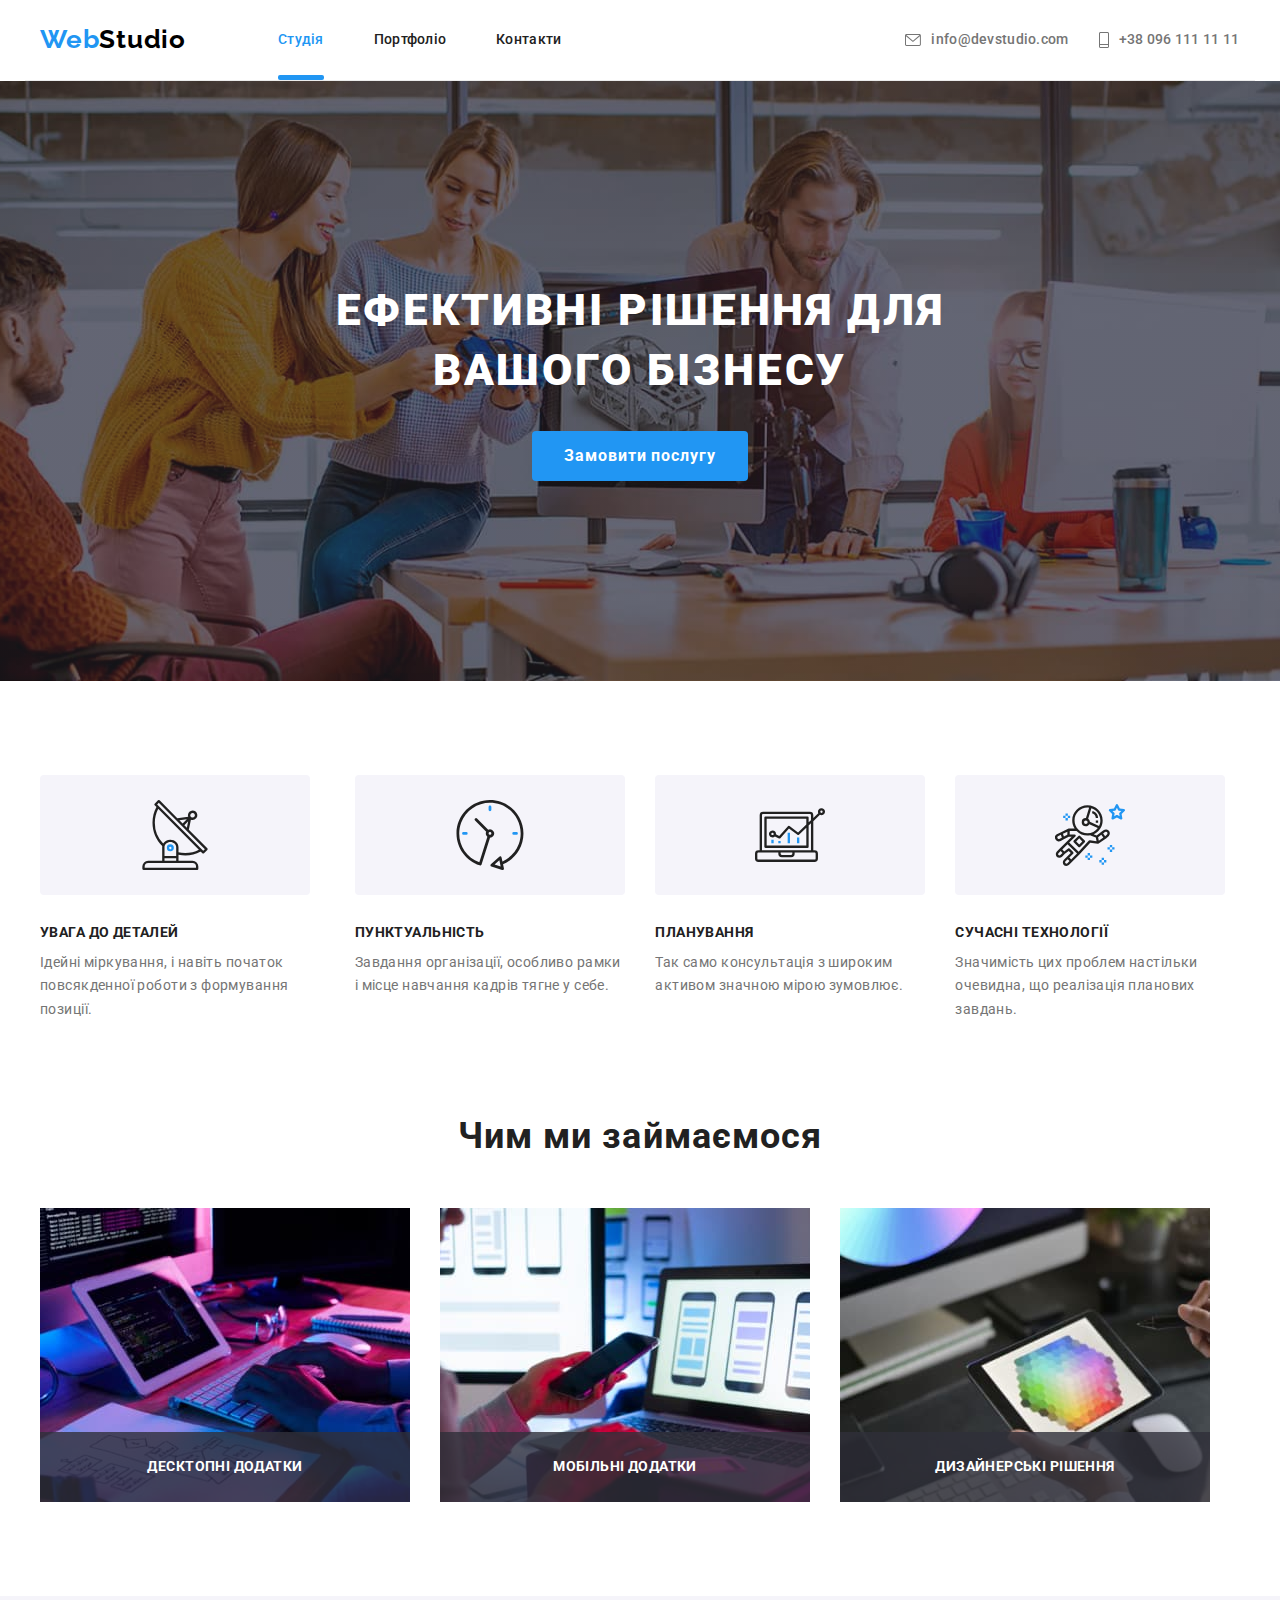
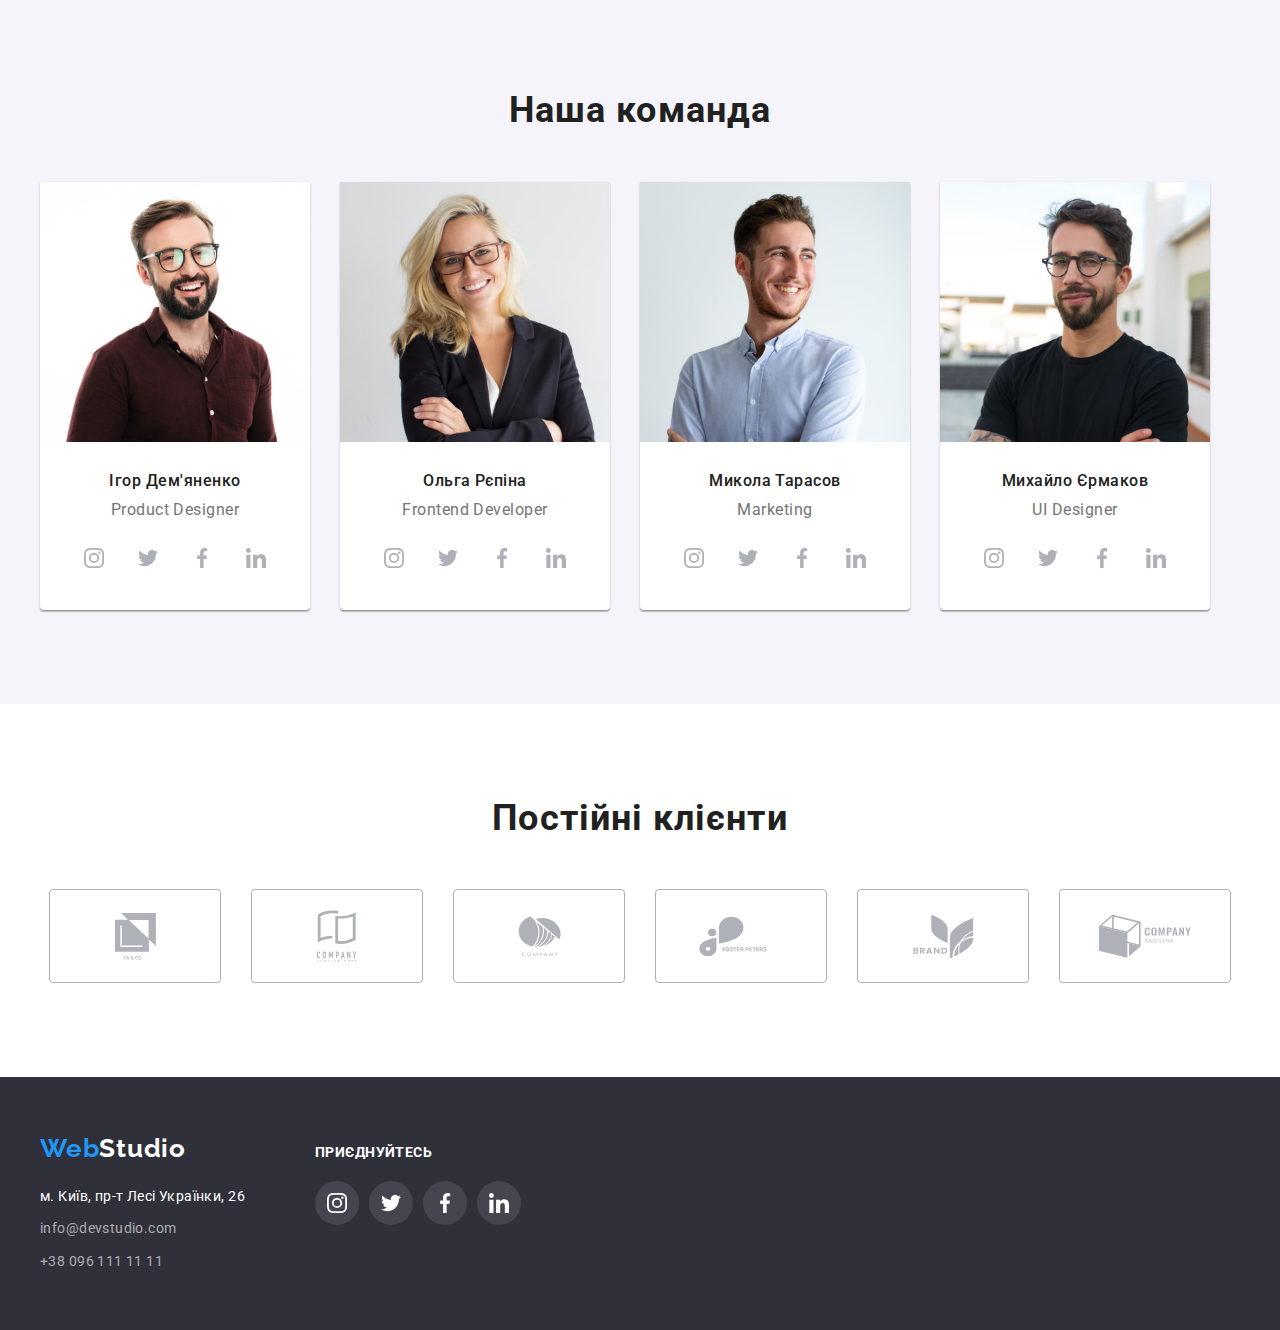
<file: index.html>
<!DOCTYPE html>
<html lang="en">

<head>
    <meta charset="UTF-8">
    <meta http-equiv="X-UA-Compatible" content="IE=edge">
    <meta name="viewport" content="width=device-width, initial-scale=1.0">
    <link rel="preconnect" href="https://fonts.googleapis.com">
    <link rel="preconnect" href="https://fonts.gstatic.com" crossorigin>
    <title>WebStudio</title>
    <link
        href="https://fonts.googleapis.com/css2?family=Raleway:wght@700&family=Roboto:wght@400;500;700;900&display=swap"
        rel="stylesheet">
    <link rel="stylesheet" href="https://cdnjs.cloudflare.com/ajax/libs/modern-normalize/1.1.0/modern-normalize.min.css"
        integrity="sha512-wpPYUAdjBVSE4KJnH1VR1HeZfpl1ub8YT/NKx4PuQ5NmX2tKuGu6U/JRp5y+Y8XG2tV+wKQpNHVUX03MfMFn9Q=="
        crossorigin="anonymous" referrerpolicy="no-referrer" />
    <link rel="stylesheet" href="css/style.css">
</head>

<body>
    <!-- modal -->
    <div class="backdrop is-hidden" data-modal>
        <div class="modal">
            <a href="#" class="modal-close-btn" data-modal-close>
                <svg class="modal-close-icon">
                    <use href="./images/icons.svg#close"></use>
                </svg>
            </a>

        </div>
    </div>
    <!-- Header -->
    <header>
        <div class="container header">
            <a href="#" class="header-logo"><span>Web</span>Studio</a>

            <nav class="nav">
                <ul class="nav__list">
                    <li class="nav__item"><a href="#" class="nav__link">Студія</a></li>
                    <li class="nav__item"><a href="./portfolio.html" class="nav__link">Портфоліо</a></li>
                    <li class="nav__item"><a href="./contacts.html" class="nav__link">Контакти</a></li>
                </ul>
            </nav>

            <ul class="contakts__list">
                <li class="contakts__item">
                    <a class="contakts__link" href="mailto:info@devstudio.com">
                        <svg class="mail-icon">
                            <use href="./images/icons.svg#mail"></use>
                        </svg>
                        info@devstudio.com
                    </a>
                </li>
                <li class="contakts__item">
                    <a class="contakts__link" href="tel:+380961111111">
                        <svg class="phone-icon">
                            <use href="./images/icons.svg#phone"></use>
                        </svg>
                        +38 096 111 11 11
                    </a>
                </li>
            </ul>
        </div>
    </header>

    <!-- Main -->
    <main class="main">
        <section class="hero">
            <div class="hero-container">
                <h1 class="hero__title">Ефективні рішення для вашого бізнесу</h1>
                <button class="hero__btn" type="button" data-modal-open>Замовити послугу</button>
            </div>
        </section>
        <section class="features section">
            <div class="container">
                <!-- Особливості -->
                <!-- <h2 class="features__title">Особливості</h2> -->
                <ul class="features__list">
                    <li class="features__item ">
                        <div class="features__item-bg">
                            <svg class="features-icon">
                                <use href="./images/icons.svg#antenna"></use>
                            </svg>
                        </div>
                        <h3 class="features__item-title">УВАГА ДО ДЕТАЛЕЙ</h3>
                        <p class="features__item-text">Ідейні міркування, і навіть початок повсякденної роботи з
                            формування
                            позиції.</p>
                    </li>
                    <li class="features__item ">
                        <div class="features__item-bg">
                            <svg class="features-icon">
                                <use href="./images/icons.svg#clock"></use>
                            </svg>
                        </div>
                        <h3 class="features__item-title">ПУНКТУАЛЬНІСТЬ</h3>
                        <p class="features__item-text">Завдання організації, особливо рамки і місце навчання кадрів
                            тягне у
                            себе.</p>
                    </li>
                    <li class="features__item ">
                        <div class="features__item-bg">
                            <svg class="features-icon">
                                <use href="./images/icons.svg#diagram"></use>
                            </svg>
                        </div>

                        <h3 class="features__item-title">ПЛАНУВАННЯ</h3>
                        <p class="features__item-text">Так само консультація з широким активом значною мірою зумовлює.
                        </p>
                    </li>
                    <li class="features__item ">
                        <div class="features__item-bg">
                            <svg class="features-icon">
                                <use href="./images/icons.svg#astronaut"></use>
                            </svg>
                        </div>

                        <h3 class="features__item-title">СУЧАСНІ ТЕХНОЛОГІЇ</h3>
                        <p class="features__item-text">Значимість цих проблем настільки очевидна, що реалізація планових
                            завдань.</p>
                    </li>
                </ul>
            </div>
        </section>

        <!-- Чим ми займаємося -->
        <section class="we-working section">
            <div class="container">
                <h2 class="we-working__title">Чим ми займаємося</h2>
                <ul class="we-working__list">
                    <li class="we-working__item">
                        <div class="we-working-thumb">
                            <img class="we-working__item-img" src="images/img_1.jpg"
                                alt="Працюючий програміст, його робоче місце.">
                            <h3 class="we-working-owerlay-title">Десктопні додатки</h3>
                        </div>

                    </li>
                    <li class="we-working__item">
                        <div class="we-working-thumb">
                            <img class="we-working__item-img" src="images/img_2.jpg"
                                alt="Дизайнер розробляє інтерфейс застосунка для мобільного телефона.">
                            <h3 class="we-working-owerlay-title">Мобільні додатки</h3>
                        </div>
                    </li>
                    <li class="we-working__item">
                        <div class="we-working-thumb">
                            <img class="we-working__item-img" src="images/img_3.jpg"
                                alt="Веб-дизайнер з планшетом на якому зображено вибір кольору.">
                            <h3 class="we-working-owerlay-title">Дизайнерські рішення</h3>
                        </div>
                    </li>
                </ul>
            </div>
        </section>

        <!-- Наша команда -->
        <section class="our-team section">
            <div class="container">
                <h2 class="our-team__title">Наша команда</h2>
                <ul class="our-team__list">
                    <li class="our-team__item">
                        <img class="our-team__item-img" src="images/photo_1.jpg" alt="Фото Ігора Дем'яненко">
                        <h3 class="our-team__item-title">Ігор Дем'яненко</h3>
                        <p class="our-team__item-text">Product Designer</p>
                        <ul class="social-links__list">
                            <li class="social-links__item">
                                <a href="#" class="social-links__link">
                                    <svg class="social-icon ">
                                        <use href="./images/icons.svg#instagram"></use>
                                    </svg>
                                </a>
                            </li>
                            <li class="social-links__item">
                                <a href="#" class="social-links__link">
                                    <svg class="social-icon ">
                                        <use href="./images/icons.svg#twitter"></use>
                                    </svg>
                                </a>
                            </li>
                            <li class="social-links__item">
                                <a href="#" class="social-links__link">
                                    <svg class="social-icon ">
                                        <use href="./images/icons.svg#facebook"></use>
                                    </svg>
                                </a>
                            </li>
                            <li class="social-links__item">
                                <a href="#" class="social-links__link">
                                    <svg class="social-icon ">
                                        <use href="./images/icons.svg#linkedin"></use>
                                    </svg>
                                </a>
                            </li>
                        </ul>
                    </li>
                    <li class="our-team__item">
                        <img class="our-team__item-img" src="images/photo_2.jpg" alt="Фото Ольги Рєпіної">
                        <h3 class="our-team__item-title">Ольга Рєпіна</h3>
                        <p class="our-team__item-text">Frontend Developer</p>
                        <ul class="social-links__list">
                            <li class="social-links__item">
                                <a href="#" class="social-links__link">
                                    <svg class="social-icon ">
                                        <use href="./images/icons.svg#instagram"></use>
                                    </svg>
                                </a>
                            </li>
                            <li class="social-links__item">
                                <a href="#" class="social-links__link">
                                    <svg class="social-icon ">
                                        <use href="./images/icons.svg#twitter"></use>
                                    </svg>
                                </a>
                            </li>
                            <li class="social-links__item">
                                <a href="#" class="social-links__link">
                                    <svg class="social-icon ">
                                        <use href="./images/icons.svg#facebook"></use>
                                    </svg>
                                </a>
                            </li>
                            <li class="social-links__item">
                                <a href="#" class="social-links__link">
                                    <svg class="social-icon ">
                                        <use href="./images/icons.svg#linkedin"></use>
                                    </svg>
                                </a>
                            </li>
                        </ul>
                    </li>
                    <li class="our-team__item">
                        <img class="our-team__item-img" src="images/photo_3.jpg" alt="Фото Миколи Тарасова">
                        <h3 class="our-team__item-title">Микола Тарасов</h3>
                        <p class="our-team__item-text">Marketing</p>
                        <ul class="social-links__list">
                            <li class="social-links__item">
                                <a href="#" class="social-links__link">
                                    <svg class="social-icon ">
                                        <use href="./images/icons.svg#instagram"></use>
                                    </svg>
                                </a>
                            </li>
                            <li class="social-links__item">
                                <a href="#" class="social-links__link">
                                    <svg class="social-icon ">
                                        <use href="./images/icons.svg#twitter"></use>
                                    </svg>
                                </a>
                            </li>
                            <li class="social-links__item">
                                <a href="#" class="social-links__link">
                                    <svg class="social-icon ">
                                        <use href="./images/icons.svg#facebook"></use>
                                    </svg>
                                </a>
                            </li>
                            <li class="social-links__item">
                                <a href="#" class="social-links__link">
                                    <svg class="social-icon ">
                                        <use href="./images/icons.svg#linkedin"></use>
                                    </svg>
                                </a>
                            </li>
                        </ul>
                    </li>
                    <li class="our-team__item">
                        <img class="our-team__item-img" src="images/photo_4.jpg" alt="Фото Михайла Єрмакова">
                        <h3 class="our-team__item-title">Михайло Єрмаков</h3>
                        <p class="our-team__item-text">UI Designer</p>
                        <ul class="social-links__list">
                            <li class="social-links__item">
                                <a href="#" class="social-links__link">
                                    <svg class="social-icon ">
                                        <use href="./images/icons.svg#instagram"></use>
                                    </svg>
                                </a>
                            </li>
                            <li class="social-links__item">
                                <a href="#" class="social-links__link">
                                    <svg class="social-icon ">
                                        <use href="./images/icons.svg#twitter"></use>
                                    </svg>
                                </a>
                            </li>
                            <li class="social-links__item">
                                <a href="#" class="social-links__link">
                                    <svg class="social-icon ">
                                        <use href="./images/icons.svg#facebook"></use>
                                    </svg>
                                </a>
                            </li>
                            <li class="social-links__item">
                                <a href="#" class="social-links__link">
                                    <svg class="social-icon ">
                                        <use href="./images/icons.svg#linkedin"></use>
                                    </svg>
                                </a>
                            </li>
                        </ul>
                    </li>
                </ul>
            </div>
        </section>
        <!-- Постійні клієнти -->
        <section class="clients section">
            <div class="container">
                <h2 class="clients__title">Постійні клієнти</h2>
                <ul class="clients-list">
                    <li class="clients-item">
                        <a class="clients-link">
                            <svg class="clients-icon " width="41" height="47">
                                <use href="./images/icons.svg#company_1"></use>
                            </svg>
                        </a>
                    </li>
                    <li class="clients-item">
                        <a class="clients-link">
                            <svg class="clients-icon " width="40" height="52">
                                <use href="./images/icons.svg#company_2"></use>
                            </svg>
                        </a>
                    </li>
                    <li class="clients-item">
                        <a class="clients-link">
                            <svg class="clients-icon " width="43" height="42">
                                <use href="./images/icons.svg#company_3"></use>
                            </svg>
                        </a>
                    </li>
                    <li class="clients-item">
                        <a class="clients-link">
                            <svg class="clients-icon" width="84" height="41">
                                <use href="./images/icons.svg#company_4"></use>
                            </svg>
                        </a>
                    </li>
                    <li class="clients-item">
                        <a class="clients-link">
                            <svg class="clients-icon" width="63" height="45">
                                <use href="./images/icons.svg#company_5"></use>
                            </svg>
                        </a>
                    </li>
                    <li class="clients-item">
                        <a class="clients-link">
                            <svg class="clients-icon" width="94" height="44">
                                <use href="./images/icons.svg#company_6"></use>
                            </svg>
                        </a>
                    </li>
                </ul>

            </div>
        </section>
    </main>

    <!-- Footer -->
    <footer class="footer">
        <div class="container">
            <div class="footer-wrapper">
                <div class="footer-contacts">
                    <a href="#" class="footer-logo"><span>Web</span>Studio</a>

                    <ul class="footer-contacts-list">
                        <li class="footer-contacts-list__item ">
                            <a class="footer-contacts-list__link address" href="#" target="_blank"
                                rel="noopener noreferrer">м.
                                Київ, пр-т Лесі Українки,
                                26</a>
                        </li>
                        <li class="footer-contacts-list__item"><a class="footer-contacts-list__link"
                                href="mailto:info@devstudio.com">info@devstudio.com</a></li>
                        <li class="footer-contacts-list__item"><a class="footer-contacts-list__link"
                                href="tel:+380961111111">+38
                                096 111 11 11</a></li>
                    </ul>
                </div>

                <div class="footer-social-links">
                    <h2 class="footer-social-links__title">Приєднуйтесь</h2>
                    <ul class="social-links__list">
                        <li class="social-links__item">
                            <a href="#" class="footer-social-links__link">
                                <svg class="footer-social-icon">
                                    <use href="./images/icons.svg#instagram"></use>
                                </svg>
                            </a>
                        </li>
                        <li class="social-links__item">
                            <a href="#" class="footer-social-links__link">
                                <svg class="footer-social-icon">
                                    <use href="./images/icons.svg#twitter"></use>
                                </svg>
                            </a>
                        </li>
                        <li class="social-links__item">
                            <a href="#" class="footer-social-links__link">
                                <svg class="footer-social-icon">
                                    <use href="./images/icons.svg#facebook"></use>
                                </svg>
                            </a>
                        </li>
                        <li class="social-links__item">
                            <a href="#" class="footer-social-links__link">
                                <svg class="footer-social-icon">
                                    <use href="./images/icons.svg#linkedin"></use>
                                </svg>
                            </a>
                        </li>
                    </ul>
                </div>
            </div>
        </div>
    </footer>


    <script src="./js/modal.js"></script>
</body>

</html>
</file>
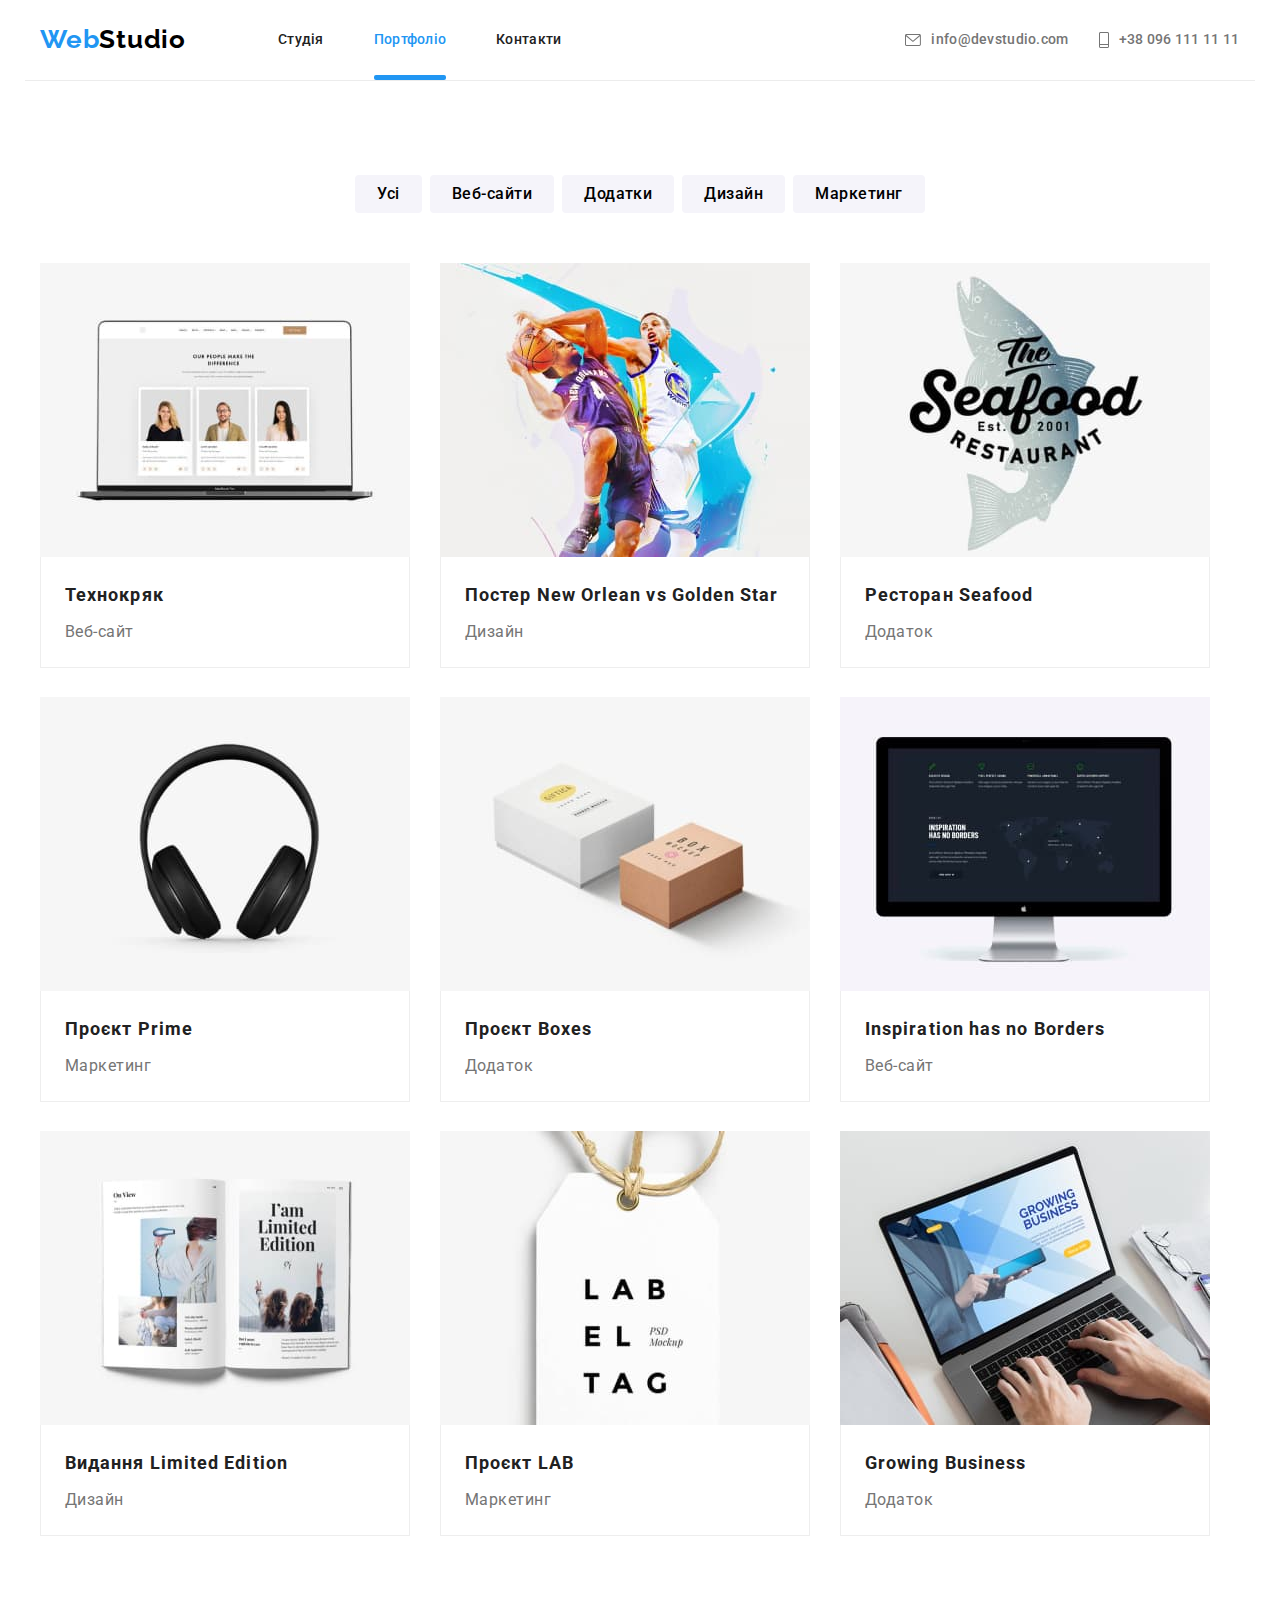
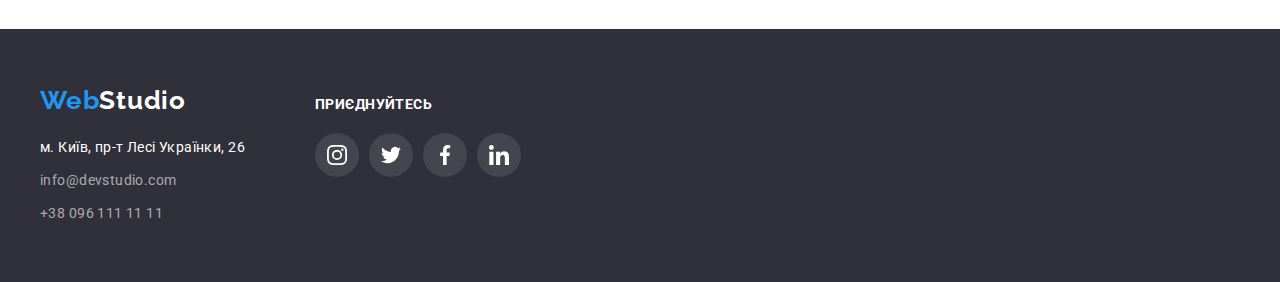
<file: portfolio.html>
<!DOCTYPE html>
<html lang="en">

<head>
    <meta charset="UTF-8">
    <meta http-equiv="X-UA-Compatible" content="IE=edge">
    <meta name="viewport" content="width=device-width, initial-scale=1.0">
    <link rel="preconnect" href="https://fonts.googleapis.com">
    <link rel="preconnect" href="https://fonts.gstatic.com" crossorigin>
    <title>Portfolio</title>
    <link
        href="https://fonts.googleapis.com/css2?family=Raleway:wght@700&family=Roboto:wght@400;500;700;900&display=swap"
        rel="stylesheet">
    <link rel="stylesheet" href="https://cdnjs.cloudflare.com/ajax/libs/modern-normalize/1.1.0/modern-normalize.min.css"
        integrity="sha512-wpPYUAdjBVSE4KJnH1VR1HeZfpl1ub8YT/NKx4PuQ5NmX2tKuGu6U/JRp5y+Y8XG2tV+wKQpNHVUX03MfMFn9Q=="
        crossorigin="anonymous" referrerpolicy="no-referrer" />
    <link rel="stylesheet" href="css/style.css">
</head>

<body>
    <!-- Header -->
    <header>
        <div class="container header">
            <a href="./index.html" class="header-logo"><span>Web</span>Studio</a>

            <nav class="nav">
                <ul class="nav__list">
                    <li class="nav__item"><a href="./index.html" class="nav__link">Студія</a></li>
                    <li class="nav__item"><a href="#" class="nav__link">Портфоліо</a></li>
                    <li class="nav__item"><a href="./contacts.html" class="nav__link">Контакти</a></li>
                </ul>
            </nav>

            <ul class="contakts__list">
                <li class="contakts__item">
                    <a class="contakts__link" href="mailto:info@devstudio.com">
                        <svg class="mail-icon">
                            <use href="./images/icons.svg#mail"></use>
                        </svg>
                        info@devstudio.com
                    </a>
                </li>
                <li class="contakts__item">
                    <a class="contakts__link" href="tel:+380961111111">
                        <svg class="phone-icon">
                            <use href="./images/icons.svg#phone"></use>
                        </svg>
                        +38 096 111 11 11
                    </a>
                </li>
            </ul>
        </div>
    </header>

    <!-- Main -->
    <main>
        <section class="filter section">
            <div class="container">
                <!-- <h1>Фільтр</h1> -->
                <ul class="filter-buttons__list">
                    <li class="filter-buttons__item"><button class="filter-btn active-filter" type="button">Усі</button>
                    </li>
                    <li class="filter-buttons__item"><button class="filter-btn" type="button">Веб-сайти</button></li>
                    <li class="filter-buttons__item"><button class="filter-btn" type="button">Додатки</button></li>
                    <li class="filter-buttons__item"><button class="filter-btn" type="button">Дизайн</button></li>
                    <li class="filter-buttons__item"><button class="filter-btn" type="button">Маркетинг</button></li>
                </ul>
                <ul class="filter-list">
                    <li class="filter-list__item">
                        <a href="#" class="filter-link">
                            <div class="filter-link-thumb">
                                <img class="filter-list__item-img" src="images/portfolio-img-1.jpg"
                                    alt="Веб-сайт Технокряк">
                                <p class="thumb-text">Ресурс пропонує комплексні пропозиції з різним рівнем функціоналу
                                    та сервісів. Все це дозволить відвідувачу отримати
                                    вичерпні відомості про компанію чи приватну особу.</p>
                            </div>
                            <div class="filter-list__item-border">
                                <h2 class="filter-list__item-title">Технокряк</h2>
                                <p class="filter-list__item-text">Веб-сайт
                            </div>
                        </a>
                    </li>
                    <li class="filter-list__item">
                        <a href="#" class="filter-link">
                            <div class="filter-link-thumb">
                                <img class="filter-list__item-img" src="images/portfolio-img-2.jpg"
                                    alt="Постер New Orlean vs Golden Star">
                                <p class="thumb-text">Ресурс пропонує комплексні пропозиції з різним рівнем функціоналу
                                    та сервісів. Все це дозволить відвідувачу отримати
                                    вичерпні відомості про компанію чи приватну особу.</p>
                            </div>
                            <div class="filter-list__item-border">
                                <h2 class="filter-list__item-title">Постер New Orlean vs Golden Star</h2>
                                <p class="filter-list__item-text">Дизайн</p>
                            </div>
                        </a>
                    </li>
                    <li class="filter-list__item">
                        <a href="#" class="filter-link">
                            <div class="filter-link-thumb">
                                <img class="filter-list__item-img" src="images/portfolio-img-3.jpg"
                                    alt="Ресторан Seafood">
                                <p class="thumb-text">Ресурс пропонує комплексні пропозиції з різним рівнем
                                    функціоналу
                                    та сервісів. Все це дозволить відвідувачу отримати
                                    вичерпні відомості про компанію чи приватну особу.</p>
                            </div>
                            <div class="filter-list__item-border">
                                <h2 class="filter-list__item-title">Ресторан Seafood</h2>
                                <p class="filter-list__item-text">Додаток</p>
                            </div>
                        </a>
                    </li>
                    <li class="filter-list__item">
                        <a href="#" class="filter-link">
                            <div class="filter-link-thumb">
                                <img class="filter-list__item-img" src="images/portfolio-img-4.jpg" alt="Проєкт Prime">
                                <p class="thumb-text">Ресурс пропонує комплексні пропозиції з різним рівнем
                                    функціоналу
                                    та сервісів. Все це дозволить відвідувачу отримати
                                    вичерпні відомості про компанію чи приватну особу.</p>
                            </div>
                            <div class="filter-list__item-border">
                                <h2 class="filter-list__item-title">Проєкт Prime</h2>
                                <p class="filter-list__item-text">Маркетинг</p>
                            </div>
                        </a>
                    </li>
                    <li class="filter-list__item">
                        <a href="#" class="filter-link">
                            <div class="filter-link-thumb">
                                <img class="filter-list__item-img" src="images/portfolio-img-5.jpg" alt="Проєкт Boxes">
                                <p class="thumb-text">Ресурс пропонує комплексні пропозиції з різним рівнем
                                    функціоналу
                                    та сервісів. Все це дозволить відвідувачу отримати
                                    вичерпні відомості про компанію чи приватну особу.</p>
                            </div>
                            <div class="filter-list__item-border">
                                <h2 class="filter-list__item-title">Проєкт Boxes</h2>
                                <p class="filter-list__item-text">Додаток</p>
                            </div>
                        </a>
                    </li>
                    <li class="filter-list__item">
                        <a href="#" class="filter-link">
                            <div class="filter-link-thumb">
                                <img class="filter-list__item-img" src="images/portfolio-img-6.jpg"
                                    alt="Веб-сайт Inspiration has no Borders">
                                <p class="thumb-text">Ресурс пропонує комплексні пропозиції з різним рівнем функціоналу
                                    та сервісів. Все це дозволить відвідувачу отримати
                                    вичерпні відомості про компанію чи приватну особу.</p>
                            </div>
                            <div class="filter-list__item-border">
                                <h2 class="filter-list__item-title">Inspiration has no Borders</h2>
                                <p class="filter-list__item-text">Веб-сайт</p>
                            </div>
                        </a>
                    </li>
                    <li class="filter-list__item">
                        <a href="#" class="filter-link">
                            <div class="filter-link-thumb">
                                <img class="filter-list__item-img" src="images/portfolio-img-7.jpg"
                                    alt="Видання Limited Edition">
                                <p class="thumb-text">Ресурс пропонує комплексні пропозиції з різним рівнем функціоналу
                                    та сервісів. Все це дозволить відвідувачу отримати
                                    вичерпні відомості про компанію чи приватну особу.</p>
                            </div>
                            <div class="filter-list__item-border">
                                <h2 class="filter-list__item-title">Видання Limited Edition</h2>
                                <p class="filter-list__item-text">Дизайн</p>
                            </div>
                        </a>
                    </li>
                    <li class="filter-list__item">
                        <a href="#" class="filter-link">
                            <div class="filter-link-thumb">
                                <img class="filter-list__item-img" src="images/portfolio-img-8.jpg" alt="Проєкт LAB">
                                <p class="thumb-text">Ресурс пропонує комплексні пропозиції з різним рівнем функціоналу
                                    та сервісів. Все це дозволить відвідувачу отримати
                                    вичерпні відомості про компанію чи приватну особу.</p>
                            </div>
                            <div class="filter-list__item-border">
                                <h2 class="filter-list__item-title">Проєкт LAB</h2>
                                <p class="filter-list__item-text">Маркетинг</p>
                            </div>
                        </a>
                    </li>
                    <li class="filter-list__item">
                        <a href="#" class="filter-link">
                            <div class="filter-link-thumb">
                                <img class="filter-list__item-img" src="images/portfolio-img-9.jpg"
                                    alt="Додаток Growing Business">
                                <p class="thumb-text">Ресурс пропонує комплексні пропозиції з різним рівнем функціоналу
                                    та сервісів. Все це дозволить відвідувачу отримати
                                    вичерпні відомості про компанію чи приватну особу.</p>
                            </div>
                            <div class="filter-list__item-border">
                                <h2 class="filter-list__item-title">Growing Business</h2>
                                <p class="filter-list__item-text">Додаток</p>
                            </div>
                        </a>
                    </li>
                </ul>
            </div>
        </section>
    </main>

    <!-- Footer -->
    <footer class="footer">
        <div class="container">
            <div class="footer-wrapper">
                <div class="footer-contacts">
                    <a href="#" class="footer-logo"><span>Web</span>Studio</a>

                    <ul class="footer-contacts-list">
                        <li class="footer-contacts-list__item ">
                            <a class="footer-contacts-list__link address" href="#" target="_blank"
                                rel="noopener noreferrer">м.
                                Київ, пр-т Лесі Українки,
                                26</a>
                        </li>
                        <li class="footer-contacts-list__item"><a class="footer-contacts-list__link"
                                href="mailto:info@devstudio.com">info@devstudio.com</a></li>
                        <li class="footer-contacts-list__item"><a class="footer-contacts-list__link"
                                href="tel:+380961111111">+38
                                096 111 11 11</a></li>
                    </ul>
                </div>

                <div class="footer-social-links">
                    <h2 class="footer-social-links__title">Приєднуйтесь</h2>
                    <ul class="social-links__list">
                        <li class="social-links__item">
                            <a href="#" class="footer-social-links__link">
                                <svg class="footer-social-icon ">
                                    <use href="./images/icons.svg#instagram"></use>
                                </svg>
                            </a>
                        </li>
                        <li class="social-links__item">
                            <a href="#" class="footer-social-links__link">
                                <svg class="footer-social-icon ">
                                    <use href="./images/icons.svg#twitter"></use>
                                </svg>
                            </a>
                        </li>
                        <li class="social-links__item">
                            <a href="#" class="footer-social-links__link">
                                <svg class="footer-social-icon ">
                                    <use href="./images/icons.svg#facebook"></use>
                                </svg>
                            </a>
                        </li>
                        <li class="social-links__item">
                            <a href="#" class="footer-social-links__link">
                                <svg class="footer-social-icon">
                                    <use href="./images/icons.svg#linkedin"></use>
                                </svg>
                            </a>
                        </li>
                    </ul>
                </div>
            </div>
        </div>
    </footer>
</body>

</html>
</file>
<file: css/style.css>
html {
  box-sizing: border-box;
}
*,
*::before,
*::after {
  box-sizing: inherit;
}
a {
  text-decoration: none;
}
ul,
li {
  list-style: none;
  margin: 0;
  padding: 0;
}
h1,
h2,
h3,
h4,
h5,
h6,
p {
  margin: 0;
}
img {
  vertical-align: top;
}

:root {
  --primary-text-color: #212121;
  --secondary-text-color: #757575;
  --primary-white-color: #ffffff;
  --secondary-white-color: #f5f5f5;
  --button-hover-color: #2196f3;
  --dark-bg-color: #2f303a;
  --gray-bg-color: #f5f4fa;
  --gray-border-color: #ececec;
  --timing-function: cubic-bezier(0.4, 0, 0.2, 1);
}
html,
body {
  margin: 0;
  box-sizing: inherit;
  height: 100%;
  font-family: Roboto, Raleway, sans-serif;
  font-size: 16px;
  color: var(--primary-text-color);
  background-color: var(--primary-white-color);
}

.container {
  width: 1200px;
  margin-left: auto;
  margin-right: auto;
  padding-left: 15px;
  padding-right: 15px;
}
.section {
  padding-top: 94px;
  padding-bottom: 94px;
}

/* Modal */
.backdrop {
  position: fixed;

  top: 0;
  left: 0;
  right: 0;
  bottom: 0;

  z-index: 100;

  /* height: 100%;
  width: 100%; */

  background-color: rgba(0, 0, 0, 0.2);

  transition: opacity 250ms var(--timing-function),
    visibility 250ms var(--timing-function);
}
.backdrop.is-hidden {
  visibility: hidden;
  opacity: 0;
  pointer-events: none;
}

/* modal */
.modal {
  position: absolute;
  top: 50%;
  left: 50%;
  width: 528px;
  height: 581px;
  display: flex;
  justify-content: flex-end;

  transform: translate(-50%, -50%);

  transition: translate 250ms var(--timing-function);

  background: var(--primary-white-color);
  box-shadow: 0px 1px 3px rgba(0, 0, 0, 0.12), 0px 1px 1px rgba(0, 0, 0, 0.14),
    0px 2px 1px rgba(0, 0, 0, 0.2);
  border-radius: 4px;
}
.modal-close-btn {
  height: 30px;
  width: 30px;
  display: flex;
  justify-content: center;
  align-items: center;
  margin-top: 8px;
  margin-right: 8px;

  border: 1px solid rgba(0, 0, 0, 0.1);
  border-radius: 50%;
}
.modal-close-btn:hover .modal-close-icon,
.modal-close-btn:active .modal-close-icon {
  transform: rotate(1turn);
}
.modal-close-icon {
  height: 11px;
  width: 11px;
  transition: transform 400ms ease-in-out;
}

/* Header */
.header {
  display: flex;
  align-items: center;
  border-bottom: 1px solid var(--gray-border-color);
}
.header-logo {
  width: 145px;
  margin-right: 93px;

  font-family: Raleway;
  font-weight: 700;
  font-size: 26px;
  line-height: 1.2;
  letter-spacing: 0.03em;
  color: black;
}
.header-logo span {
  color: var(--button-hover-color);
}
.nav {
  margin-right: 344px;
}
.nav__list {
  display: flex;
}
.nav__item:not(:last-child) {
  margin-right: 50px;
}

.nav__link {
  display: block;
  padding: 32px 0;
  position: relative;

  font-weight: 500;
  font-size: 14px;
  line-height: 1.14;
  letter-spacing: 0.02em;
  color: var(--primary-text-color);
  transition: color 250ms var(--timing-function);
}
.nav__link[href="#"] {
  color: var(--button-hover-color);
}
.nav__link[href="#"]::after {
  content: "";
  position: absolute;

  display: block;
  width: 100%;
  height: 5px;
  bottom: 0;

  border-radius: 2px;
  background-color: var(--button-hover-color);
}
.contakts__list {
  display: flex;
  gap: 30px;
}
.contakts__link {
  display: flex;
  align-items: center;
  gap: 10px;
  padding: 32px 0;
  font-weight: 500;
  font-size: 14px;
  line-height: 1.14;
  letter-spacing: 0.02em;
  color: var(--secondary-text-color);
  fill: var(--secondary-text-color);

  transition: color 250ms var(--timing-function),
    fill 250ms var(--timing-function);
}
.mail-icon {
  width: 16px;
  height: 12px;
}
.phone-icon {
  width: 10px;
  height: 16px;
  /* fill: var(--secondary-text-color); */
}

.nav__link:hover,
.nav__link:focus,
.contakts__link:hover,
.contakts__link:focus {
  color: var(--button-hover-color);
  fill: var(--button-hover-color);
}

/* Main */

/* Hero */
.hero {
  display: flex;
  align-items: center;
  justify-content: center;
  background-image: linear-gradient(
      to right,
      rgba(47, 48, 58, 0.4),
      rgba(47, 48, 58, 0.4)
    ),
    url("../images/hero-img.jpg");
  background-repeat: no-repeat;
  background-position: center;
  background-color: #c4c4c4;
}
.hero-container {
  display: flex;
  flex-direction: column;
  align-items: center;
  padding-top: 200px;
  padding-bottom: 200px;
}

.hero__title {
  width: 696px;
  margin-bottom: 30px;
  font-weight: 900;
  font-size: 44px;
  line-height: 1.36;
  text-align: center;
  letter-spacing: 0.06em;
  text-transform: uppercase;
  color: var(--primary-white-color);
}
.hero__btn {
  padding: 10px 32px;

  font-family: "Roboto";
  font-weight: 700;
  font-size: 16px;
  line-height: 1.87;
  letter-spacing: 0.06em;

  color: var(--primary-white-color);
  background-color: var(--button-hover-color);

  border: none;
  border-radius: 4px;

  transition: background-color 250ms var(--timing-function),
    box-shadow 250ms var(--timing-function);
}
.hero__btn:hover,
.hero__btn:active {
  cursor: pointer;
  background-color: #188ce8;
  box-shadow: 0px 4px 4px rgba(0, 0, 0, 0.15);
}

/* Особливості */
.features {
  padding-bottom: 0;
}
.features__list {
  display: flex;
  justify-content: center;
  gap: 30px;
}
.features__item-bg {
  width: 270px;
  height: 120px;
  display: flex;
  align-items: center;
  justify-content: center;
  margin-bottom: 30px;
  gap: 30px;
  background-color: var(--gray-bg-color);
  border-radius: 4px;
}
.features-icon {
  width: 70px;
  height: 70px;
}
.features__item-title {
  margin-bottom: 10px;
  font-weight: 700;
  font-size: 14px;
  line-height: 1.14;
  letter-spacing: 0.03em;
  text-transform: uppercase;
}
.features__item-text {
  font-size: 14px;
  line-height: 1.71;
  letter-spacing: 0.03em;
  color: var(--secondary-text-color);
}

/* Чим ми займаємося */

.we-working__title {
  margin-bottom: 50px;
  font-weight: 700;
  font-size: 36px;
  line-height: 1.16;
  text-align: center;
  letter-spacing: 0.03em;
}
.we-working__list {
  display: flex;
}

.we-working__item:not(:last-child) {
  margin-right: 30px;
}
.we-working__item-img {
  width: 370px;
}
.we-working-thumb {
  position: relative;
}

.we-working-thumb::before {
  display: inline-block;
  content: "";

  position: absolute;
  bottom: 0;
  left: 0;
  width: 100%;
  height: 70px;
  background-color: rgba(47, 48, 58, 0.8);
}

.we-working-owerlay-title {
  position: absolute;
  bottom: 27px;
  left: 50%;
  transform: translate(-50%, 0);

  font-weight: 700;
  font-size: 14px;
  line-height: 1.14;
  text-align: center;
  letter-spacing: 0.03em;
  text-transform: uppercase;
  color: var(--primary-white-color);
}

/*  Наша команда  */
.our-team {
  background-color: var(--gray-bg-color);
}
.our-team__title {
  margin-bottom: 50px;
  font-weight: 700;
  font-size: 36px;
  line-height: 1.16;
  text-align: center;
  letter-spacing: 0.03em;
}
.our-team__list {
  display: flex;
}
.our-team__item {
  width: 270px;
  padding-bottom: 30px;

  line-height: 1.18;
  text-align: center;
  letter-spacing: 0.03em;

  background-color: var(--primary-white-color);
  box-shadow: 0px 1px 3px rgba(0, 0, 0, 0.12), 0px 1px 1px rgba(0, 0, 0, 0.14),
    0px 2px 1px rgba(0, 0, 0, 0.2);
  border-radius: 0px 0px 4px 4px;
}
.our-team__item:not(:last-child) {
  margin-right: 30px;
}
.our-team__item-img {
  display: block;
  width: 270px;
}
.our-team__item-title {
  margin-top: 30px;
  font-family: "Roboto";
  font-size: 16px;
  font-weight: 500;
  line-height: 1.18;
  text-align: center;
  letter-spacing: 0.03em;
}
.our-team__item-text {
  font-family: "Roboto";
  font-weight: 400;
  font-size: 16px;
  line-height: 1.18;
  text-align: center;
  letter-spacing: 0.03em;
  color: var(--secondary-text-color);
  margin-top: 10px;
  margin-bottom: 16px;
}
.social-links__list {
  display: flex;
  justify-content: center;
  gap: 10px;
}

.social-links__link {
  width: 44px;
  height: 44px;
  display: inline-flex;
  justify-content: center;
  align-items: center;
  border-radius: 50%;
  background-color: transparent;

  transition: background-color 250ms var(--timing-function);
}
.social-icon {
  display: inline-block;
  width: 20px;
  height: 20px;
  fill: #afb1b8;

  transition: fill 250ms var(--timing-function);
}

.social-links__link:focus,
.social-links__link:hover {
  background-color: var(--button-hover-color);
}
.social-links__link:hover .social-icon,
.social-links__link:focus .social-icon {
  fill: #ffffff;
}

/* Clients */
.clients__title {
  margin-bottom: 50px;
  font-weight: 700;
  font-size: 36px;
  line-height: 1.16;
  text-align: center;
  letter-spacing: 0.03em;
}
.clients-list {
  display: flex;
  justify-content: center;
  gap: 30px;
}
.clients-item {
  display: flex;
  justify-content: center;
  align-items: center;
}
.clients-link {
  display: flex;
  align-items: center;
  justify-content: center;
  width: 170px;
  height: 92px;
  border: 1px solid #afb1b8;
  border-radius: 4px;
  cursor: pointer;
  fill: #afb1b8;

  transition: fill 250ms var(--timing-function),
    border-color 250ms var(--timing-function);
}
.clients-link:hover,
.clients-link:focus {
  border-color: var(--button-hover-color);
  fill: var(--button-hover-color);
}

/* Footer */
.footer {
  padding-top: 56px;
  padding-bottom: 56px;
  background-color: var(--dark-bg-color);
}
.footer-wrapper {
  display: flex;
  align-items: baseline;
  gap: 70px;
}
.footer-logo {
  display: block;
  margin-bottom: 20px;
  font-family: Raleway;
  font-weight: 700;
  font-size: 26px;
  line-height: 1.2;
  letter-spacing: 0.03em;
  color: var(--primary-white-color);
}
.footer-logo span {
  color: var(--button-hover-color);
}

.footer-contacts-list__link {
  font-style: normal;
  font-weight: 400;
  font-size: 14px;
  line-height: 1.71;
  letter-spacing: 0.03em;
  color: rgba(255, 255, 255, 0.6);

  transition: color 250ms var(--timing-function);
}
.address {
  font-style: normal;
  font-weight: 400;
  font-size: 14px;
  line-height: 1.71;
  letter-spacing: 0.03em;

  color: var(--primary-white-color);
}
.footer-contacts-list__item:not(:last-child) {
  margin-bottom: 9px;
}
.footer-contacts-list__link:hover,
.footer-contacts-list__link:focus {
  color: var(--button-hover-color);
}
.footer-social-links__title {
  margin-bottom: 20px;
  font-style: normal;
  font-weight: 700;
  font-size: 14px;
  line-height: 1.14;
  letter-spacing: 0.03em;
  text-transform: uppercase;
  color: var(--primary-white-color);
}
.footer-social-links__link {
  display: inline-flex;
  padding: 12px;
  border-radius: 50%;
  background-color: rgba(255, 255, 255, 0.1);

  transition: background-color 250ms var(--timing-function);
}
.footer-social-icon {
  display: inline-block;
  width: 20px;
  height: 20px;
  fill: var(--primary-white-color);
}

.footer-social-links__link:focus,
.footer-social-links__link:hover {
  background-color: var(--button-hover-color);
}

/* Портфоліо */
/* Filter-buttons */
.filter {
  /* background-color: var(--secondary-white-color); */
}
.filter-buttons__list {
  margin-bottom: 50px;
  display: flex;
  align-items: center;
  justify-content: center;
}

.filter-btn {
  padding: 6px 22px;
  font-family: "Roboto";
  font-weight: 500;
  font-size: 16px;
  line-height: 1.62;
  text-align: center;
  letter-spacing: 0.03em;
  border: none;

  background-color: var(--gray-bg-color);
  border-radius: 4px;
  cursor: pointer;

  transition: color 250ms var(--timing-function),
    background-color 250ms var(--timing-function),
    box-shadow 250ms var(--timing-function);
}
.filter-buttons__item:not(:last-child) {
  margin-right: 8px;
}
.filter-btn:hover,
.filter-btn:focus {
  color: var(--primary-white-color);
  background-color: var(--button-hover-color);
  box-shadow: 0px 3px 1px rgba(0, 0, 0, 0.1), 0px 1px 2px rgba(0, 0, 0, 0.08),
    0px 2px 2px rgba(0, 0, 0, 0.12);
}

/* Filter-items */
.filter-list {
  display: flex;
  flex-wrap: wrap;
  gap: 30px;
}
.filter-link {
  display: block;
  width: 370px;
  height: 404px;
  color: var(--primary-text-color);
  background-color: var(--primary-white-color);

  transition: box-shadow 250ms var(--timing-function);
}

/* calc((100% - кол-во маржинов в строке * значение маржина) / кол-во елементов в строке) */

.filter-link:hover,
.filter-link:focus {
  box-shadow: 0px 1px 1px rgba(0, 0, 0, 0.12), 0px 4px 4px rgba(0, 0, 0, 0.06),
    1px 4px 6px rgba(0, 0, 0, 0.16);
}
.filter-list__item-border {
  padding: 20px 24px;
  border-bottom: 1px solid #eeeeee;
  border-right: 1px solid #eeeeee;
  border-left: 1px solid #eeeeee;
}
/* .filter-list__item:nth-child(3n) {
  margin-right: 0;
}
.filter-list__item:nth-last-child(-n + 3) {
  margin-bottom: 0;
} */
.filter-link-thumb {
  position: relative;
  overflow: hidden;
}
.filter-list__item-img {
  width: 370px;
}
.thumb-text {
  position: absolute;
  display: block;
  width: 322px;
  top: 0;
  left: 24px;

  font-weight: 400;
  font-size: 18px;
  line-height: calc(28 / 18);
  letter-spacing: 0.03em;
  color: var(--primary-white-color);

  transform: translateY(175%);
  transition: transform 250ms var(--timing-function);
}
.filter-link-thumb::before {
  display: inline-block;
  content: "";

  position: absolute;
  top: 0;
  left: 0;
  width: 100%;
  height: 100%;
  background-color: rgba(33, 150, 243, 0.9);

  transform: translateY(100%);
  transition: transform 250ms var(--timing-function);
}
.filter-link:hover .filter-link-thumb::before {
  transform: translateY(0);
}
.filter-link:hover .thumb-text {
  transform: translateY(64px);
}
.filter-list__item-title {
  top: 0;
  left: 0;
  margin-bottom: 4px;
  font-weight: 700;
  font-size: 18px;
  line-height: 2;
  letter-spacing: 0.06em;
}
.filter-list__item-text {
  line-height: 1.87;
  letter-spacing: 0.03em;
  color: var(--secondary-text-color);
}
</file>
